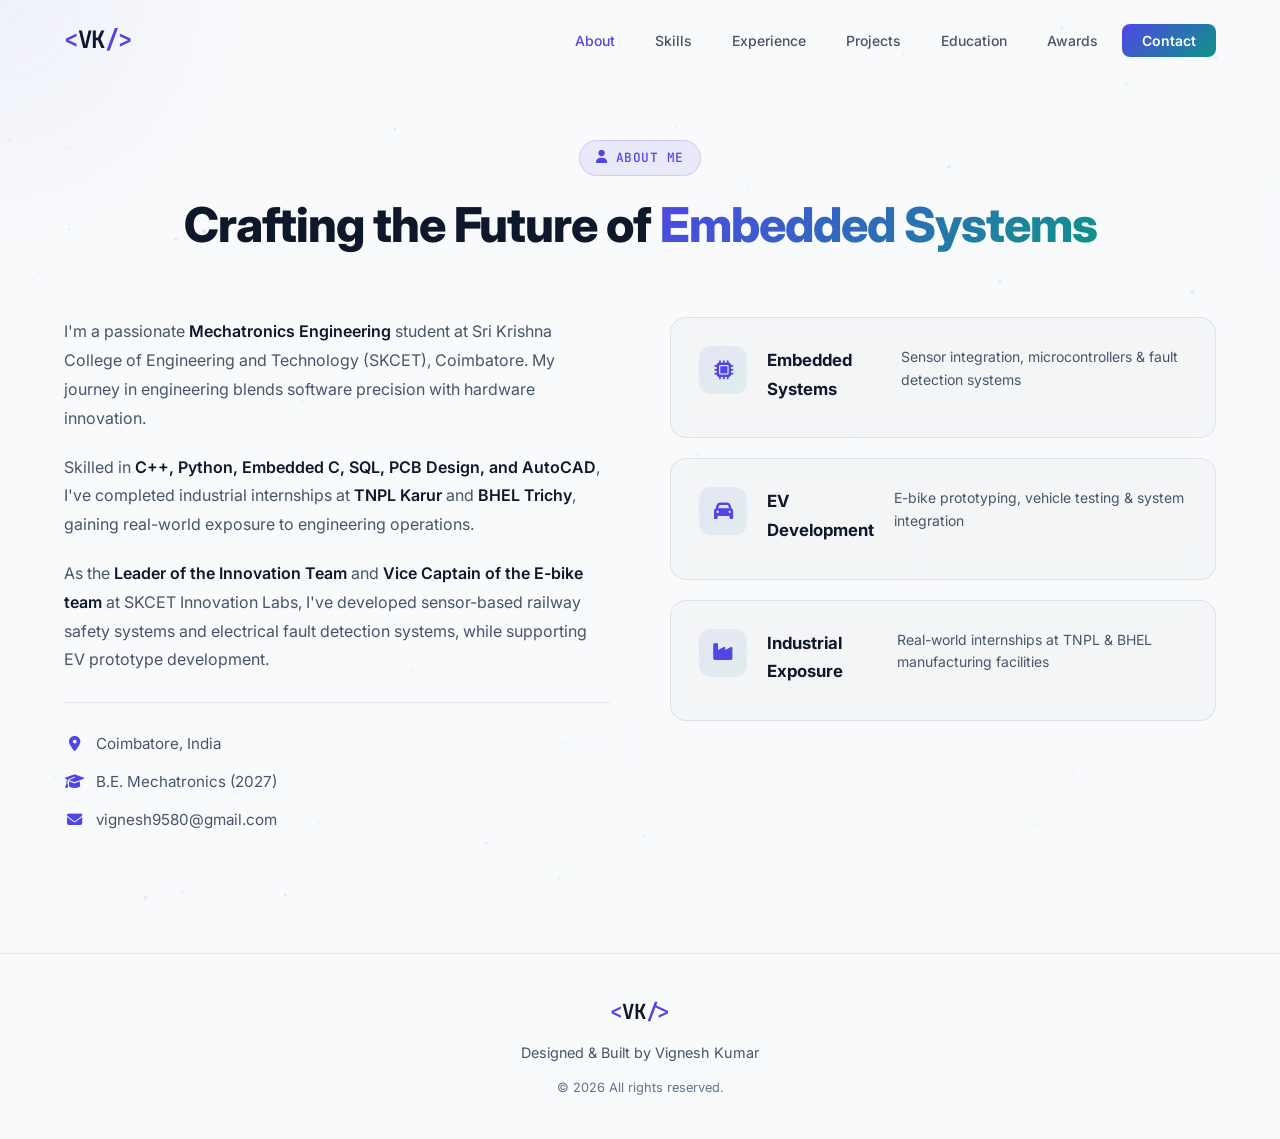
<file: about.html>
<!DOCTYPE html>
<html lang="en">
<head>
    <meta charset="UTF-8">
    <meta name="viewport" content="width=device-width, initial-scale=1.0">
    <meta name="description" content="About Vignesh Kumar — Embedded Systems Developer, EV Innovator & Mechatronics Engineer.">
    <title>About Me | Vignesh Kumar</title>
    <link rel="preconnect" href="https://fonts.googleapis.com">
    <link rel="preconnect" href="https://fonts.gstatic.com" crossorigin>
    <link href="https://fonts.googleapis.com/css2?family=Inter:wght@300;400;500;600;700;800;900&family=JetBrains+Mono:wght@400;500;600&display=swap" rel="stylesheet">
    <link rel="stylesheet" href="https://cdnjs.cloudflare.com/ajax/libs/font-awesome/6.5.1/css/all.min.css">
    <link rel="stylesheet" href="style.css">
</head>
<body>
    <!-- Cursor Glow -->
    <div class="cursor-glow" id="cursorGlow"></div>

    <!-- Particle Background -->
    <canvas id="particleCanvas"></canvas>

    <!-- Navigation -->
    <nav class="navbar scrolled" id="navbar">
        <div class="nav-container">
            <a href="index.html" class="nav-logo">
                <span class="logo-bracket">&lt;</span>VK<span class="logo-bracket">/&gt;</span>
            </a>
            <ul class="nav-links" id="navLinks">
                <li><a href="about.html" class="nav-link">About</a></li>
                <li><a href="skills.html" class="nav-link">Skills</a></li>
                <li><a href="experience.html" class="nav-link">Experience</a></li>
                <li><a href="projects.html" class="nav-link">Projects</a></li>
                <li><a href="education.html" class="nav-link">Education</a></li>
                <li><a href="awards.html" class="nav-link">Awards</a></li>
                <li><a href="contact.html" class="nav-link nav-cta">Contact</a></li>
            </ul>
            <button class="nav-toggle" id="navToggle" aria-label="Toggle navigation">
                <span></span><span></span><span></span>
            </button>
        </div>
    </nav>

    <!-- About Section -->
    <section class="section" id="about" style="min-height: 80vh; display: flex; align-items: center; padding-top: 140px;">
        <div class="container" style="width: 100%;">
            <div class="section-header">
                <span class="section-tag"><i class="fas fa-user"></i> About Me</span>
                <h2 class="section-title">Crafting the Future of <span class="gradient-text">Embedded Systems</span></h2>
            </div>
            <div class="about-grid">
                <div class="about-content">
                    <p class="about-text">
                        I'm a passionate <strong>Mechatronics Engineering</strong> student at Sri Krishna College of Engineering and Technology (SKCET), Coimbatore. My journey in engineering blends software precision with hardware innovation.
                    </p>
                    <p class="about-text">
                        Skilled in <strong>C++, Python, Embedded C, SQL, PCB Design, and AutoCAD</strong>, I've completed industrial internships at <strong>TNPL Karur</strong> and <strong>BHEL Trichy</strong>, gaining real-world exposure to engineering operations.
                    </p>
                    <p class="about-text">
                        As the <strong>Leader of the Innovation Team</strong> and <strong>Vice Captain of the E-bike team</strong> at SKCET Innovation Labs, I've developed sensor-based railway safety systems and electrical fault detection systems, while supporting EV prototype development.
                    </p>
                    <div class="about-details">
                        <div class="detail-item">
                            <i class="fas fa-map-marker-alt"></i>
                            <span>Coimbatore, India</span>
                        </div>
                        <div class="detail-item">
                            <i class="fas fa-graduation-cap"></i>
                            <span>B.E. Mechatronics (2027)</span>
                        </div>
                        <div class="detail-item">
                            <i class="fas fa-envelope"></i>
                            <span>vignesh9580@gmail.com</span>
                        </div>
                    </div>
                </div>
                <div class="about-cards">
                    <div class="info-card">
                        <div class="info-card-icon"><i class="fas fa-microchip"></i></div>
                        <h3>Embedded Systems</h3>
                        <p>Sensor integration, microcontrollers & fault detection systems</p>
                    </div>
                    <div class="info-card">
                        <div class="info-card-icon"><i class="fas fa-car"></i></div>
                        <h3>EV Development</h3>
                        <p>E-bike prototyping, vehicle testing & system integration</p>
                    </div>
                    <div class="info-card">
                        <div class="info-card-icon"><i class="fas fa-industry"></i></div>
                        <h3>Industrial Exposure</h3>
                        <p>Real-world internships at TNPL & BHEL manufacturing facilities</p>
                    </div>
                </div>
            </div>
        </div>
    </section>

    <!-- Footer -->
    <footer class="footer">
        <div class="container">
            <div class="footer-content">
                <div class="footer-logo">
                    <span class="logo-bracket">&lt;</span>VK<span class="logo-bracket">/&gt;</span>
                </div>
                <p class="footer-text">Designed & Built by Vignesh Kumar</p>
                <p class="footer-copyright">&copy; 2026 All rights reserved.</p>
            </div>
        </div>
    </footer>

    <script src="script.js"></script>
</body>
</html>
</file>
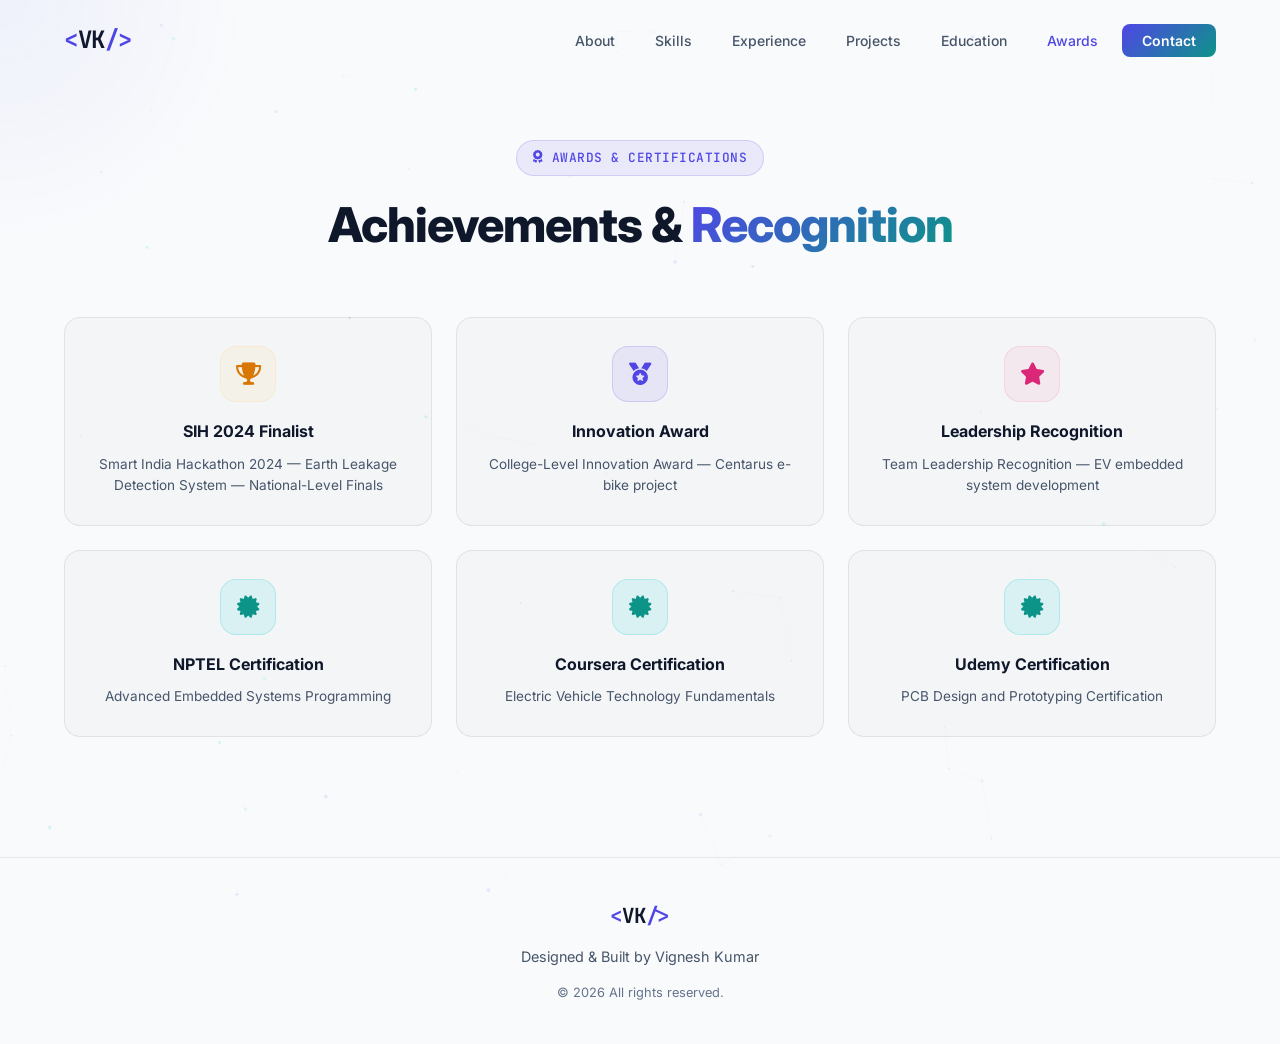
<file: awards.html>
<!DOCTYPE html>
<html lang="en">
<head>
    <meta charset="UTF-8">
    <meta name="viewport" content="width=device-width, initial-scale=1.0">
    <meta name="description" content="Awards and Certifications of Vignesh Kumar — SIH finalist, NPTEL and electric vehicle certifications.">
    <title>Awards | Vignesh Kumar</title>
    <link rel="preconnect" href="https://fonts.googleapis.com">
    <link rel="preconnect" href="https://fonts.gstatic.com" crossorigin>
    <link href="https://fonts.googleapis.com/css2?family=Inter:wght@300;400;500;600;700;800;900&family=JetBrains+Mono:wght@400;500;600&display=swap" rel="stylesheet">
    <link rel="stylesheet" href="https://cdnjs.cloudflare.com/ajax/libs/font-awesome/6.5.1/css/all.min.css">
    <link rel="stylesheet" href="style.css">
</head>
<body>
    <!-- Cursor Glow -->
    <div class="cursor-glow" id="cursorGlow"></div>

    <!-- Particle Background -->
    <canvas id="particleCanvas"></canvas>

    <!-- Navigation -->
    <nav class="navbar scrolled" id="navbar">
        <div class="nav-container">
            <a href="index.html" class="nav-logo">
                <span class="logo-bracket">&lt;</span>VK<span class="logo-bracket">/&gt;</span>
            </a>
            <ul class="nav-links" id="navLinks">
                <li><a href="about.html" class="nav-link">About</a></li>
                <li><a href="skills.html" class="nav-link">Skills</a></li>
                <li><a href="experience.html" class="nav-link">Experience</a></li>
                <li><a href="projects.html" class="nav-link">Projects</a></li>
                <li><a href="education.html" class="nav-link">Education</a></li>
                <li><a href="awards.html" class="nav-link">Awards</a></li>
                <li><a href="contact.html" class="nav-link nav-cta">Contact</a></li>
            </ul>
            <button class="nav-toggle" id="navToggle" aria-label="Toggle navigation">
                <span></span><span></span><span></span>
            </button>
        </div>
    </nav>

    <!-- Awards Section -->
    <section class="section" id="awards" style="min-height: 80vh; display: flex; align-items: center; padding-top: 140px;">
        <div class="container" style="width: 100%;">
            <div class="section-header">
                <span class="section-tag"><i class="fas fa-award"></i> Awards & Certifications</span>
                <h2 class="section-title">Achievements & <span class="gradient-text">Recognition</span></h2>
            </div>
            <div class="awards-grid">
                <div class="award-card">
                    <div class="award-icon trophy"><i class="fas fa-trophy"></i></div>
                    <h3>SIH 2024 Finalist</h3>
                    <p>Smart India Hackathon 2024 — Earth Leakage Detection System — National-Level Finals</p>
                </div>
                <div class="award-card">
                    <div class="award-icon medal"><i class="fas fa-medal"></i></div>
                    <h3>Innovation Award</h3>
                    <p>College-Level Innovation Award — Centarus e-bike project</p>
                </div>
                <div class="award-card">
                    <div class="award-icon star"><i class="fas fa-star"></i></div>
                    <h3>Leadership Recognition</h3>
                    <p>Team Leadership Recognition — EV embedded system development</p>
                </div>
                <div class="award-card">
                    <div class="award-icon cert"><i class="fas fa-certificate"></i></div>
                    <h3>NPTEL Certification</h3>
                    <p>Advanced Embedded Systems Programming</p>
                </div>
                <div class="award-card">
                    <div class="award-icon cert"><i class="fas fa-certificate"></i></div>
                    <h3>Coursera Certification</h3>
                    <p>Electric Vehicle Technology Fundamentals</p>
                </div>
                <div class="award-card">
                    <div class="award-icon cert"><i class="fas fa-certificate"></i></div>
                    <h3>Udemy Certification</h3>
                    <p>PCB Design and Prototyping Certification</p>
                </div>
            </div>
        </div>
    </section>

    <!-- Footer -->
    <footer class="footer">
        <div class="container">
            <div class="footer-content">
                <div class="footer-logo">
                    <span class="logo-bracket">&lt;</span>VK<span class="logo-bracket">/&gt;</span>
                </div>
                <p class="footer-text">Designed & Built by Vignesh Kumar</p>
                <p class="footer-copyright">&copy; 2026 All rights reserved.</p>
            </div>
        </div>
    </footer>

    <script src="script.js"></script>
</body>
</html>
</file>
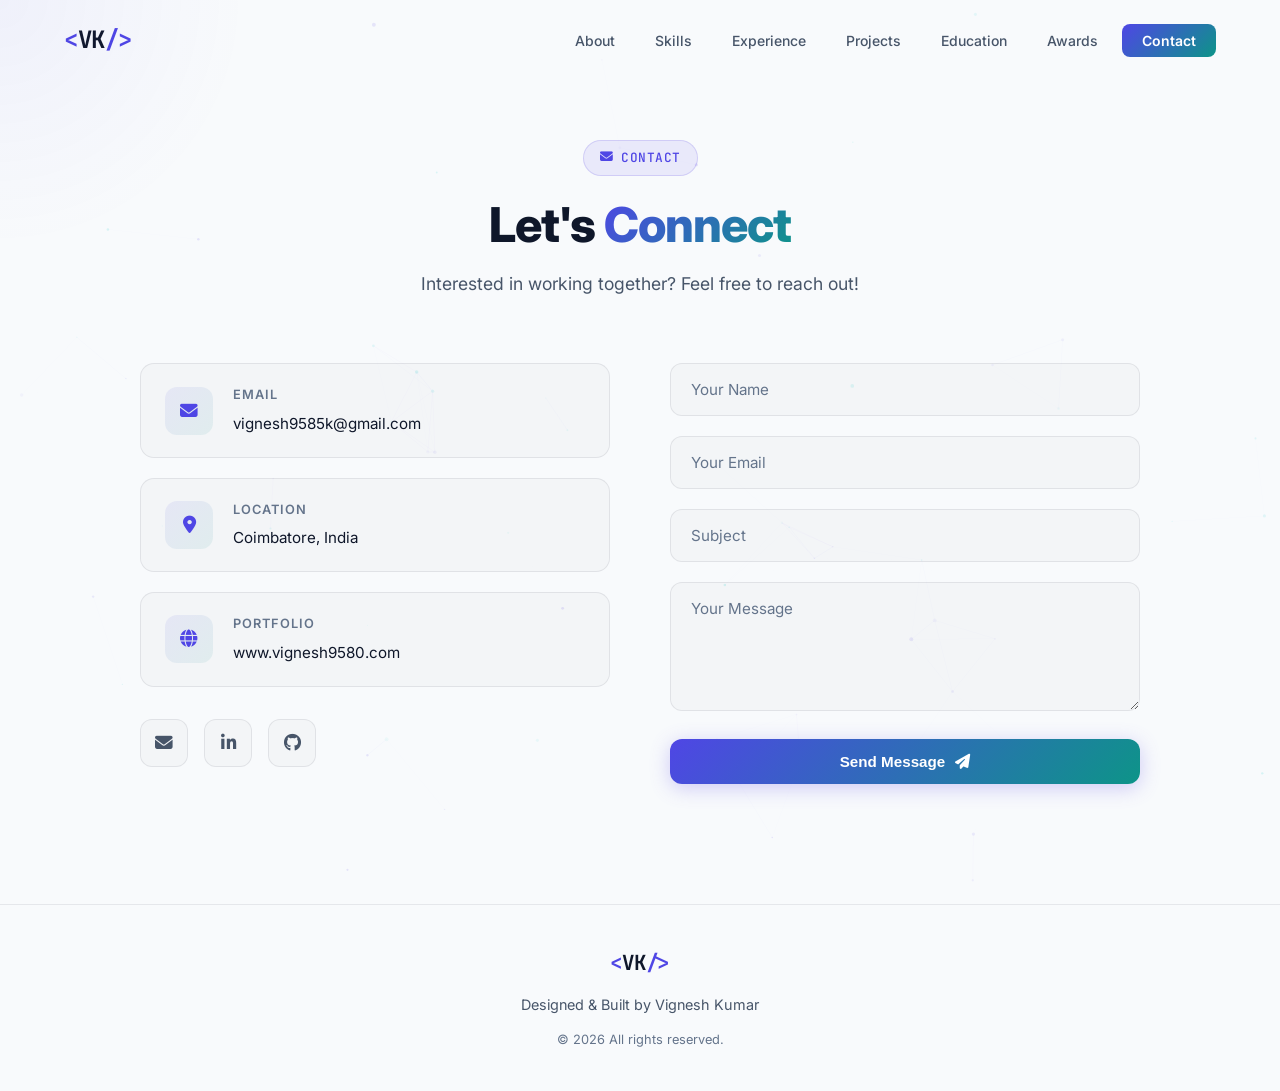
<file: contact.html>
<!DOCTYPE html>
<html lang="en">

<head>
    <meta charset="UTF-8">
    <meta name="viewport" content="width=device-width, initial-scale=1.0">
    <meta name="description"
        content="Contact Vignesh Kumar — Embedded Systems Developer, EV Innovator & Mechatronics Engineer.">
    <title>Contact | Vignesh Kumar</title>
    <link rel="preconnect" href="https://fonts.googleapis.com">
    <link rel="preconnect" href="https://fonts.gstatic.com" crossorigin>
    <link
        href="https://fonts.googleapis.com/css2?family=Inter:wght@300;400;500;600;700;800;900&family=JetBrains+Mono:wght@400;500;600&display=swap"
        rel="stylesheet">
    <link rel="stylesheet" href="https://cdnjs.cloudflare.com/ajax/libs/font-awesome/6.5.1/css/all.min.css">
    <link rel="stylesheet" href="style.css">
</head>

<body>
    <!-- Cursor Glow -->
    <div class="cursor-glow" id="cursorGlow"></div>

    <!-- Particle Background -->
    <canvas id="particleCanvas"></canvas>

    <!-- Navigation -->
    <nav class="navbar scrolled" id="navbar">
        <div class="nav-container">
            <a href="index.html" class="nav-logo">
                <span class="logo-bracket">&lt;</span>VK<span class="logo-bracket">/&gt;</span>
            </a>
            <ul class="nav-links" id="navLinks">
                <li><a href="about.html" class="nav-link">About</a></li>
                <li><a href="skills.html" class="nav-link">Skills</a></li>
                <li><a href="experience.html" class="nav-link">Experience</a></li>
                <li><a href="projects.html" class="nav-link">Projects</a></li>
                <li><a href="education.html" class="nav-link">Education</a></li>
                <li><a href="awards.html" class="nav-link">Awards</a></li>
                <li><a href="contact.html" class="nav-link nav-cta">Contact</a></li>
            </ul>
            <button class="nav-toggle" id="navToggle" aria-label="Toggle navigation">
                <span></span><span></span><span></span>
            </button>
        </div>
    </nav>

    <!-- Contact Section -->
    <section class="section" id="contact"
        style="min-height: 80vh; display: flex; align-items: center; padding-top: 140px;">
        <div class="container" style="width: 100%;">
            <div class="section-header">
                <span class="section-tag"><i class="fas fa-envelope"></i> Contact</span>
                <h2 class="section-title">Let's <span class="gradient-text">Connect</span></h2>
                <p class="section-subtitle">Interested in working together? Feel free to reach out!</p>
            </div>
            <div class="contact-grid">
                <div class="contact-info">
                    <div class="contact-card">
                        <div class="contact-icon"><i class="fas fa-envelope"></i></div>
                        <div>
                            <h3>Email</h3>
                            <a href="mailto:vignesh9585k@gmail.com">vignesh9585k@gmail.com</a>
                        </div>
                    </div>
                    <div class="contact-card">
                        <div class="contact-icon"><i class="fas fa-map-marker-alt"></i></div>
                        <div>
                            <h3>Location</h3>
                            <p>Coimbatore, India</p>
                        </div>
                    </div>
                    <div class="contact-card">
                        <div class="contact-icon"><i class="fas fa-globe"></i></div>
                        <div>
                            <h3>Portfolio</h3>
                            <a href="https://www.vignesh9580.com" target="_blank">www.vignesh9580.com</a>
                        </div>
                    </div>
                    <div class="contact-socials">
                        <a href="mailto:vignesh9585k@gmail.com" class="social-link" aria-label="Email">
                            <i class="fas fa-envelope"></i>
                        </a>
                        <a href="https://www.linkedin.com" target="_blank" class="social-link" aria-label="LinkedIn">
                            <i class="fab fa-linkedin-in"></i>
                        </a>
                        <a href="https://github.com" target="_blank" class="social-link" aria-label="GitHub">
                            <i class="fab fa-github"></i>
                        </a>
                    </div>
                </div>
                <form class="contact-form" id="contactForm">
                    <div class="form-group">
                        <input type="text" id="formName" placeholder="Your Name" required>
                        <label for="formName">Your Name</label>
                    </div>
                    <div class="form-group">
                        <input type="email" id="formEmail" placeholder="Your Email" required>
                        <label for="formEmail">Your Email</label>
                    </div>
                    <div class="form-group">
                        <input type="text" id="formSubject" placeholder="Subject" required>
                        <label for="formSubject">Subject</label>
                    </div>
                    <div class="form-group">
                        <textarea id="formMessage" placeholder="Your Message" rows="5" required></textarea>
                        <label for="formMessage">Your Message</label>
                    </div>
                    <button type="submit" class="btn btn-primary btn-full">
                        <span>Send Message</span>
                        <i class="fas fa-paper-plane"></i>
                    </button>
                </form>
            </div>
        </div>
    </section>

    <!-- Footer -->
    <footer class="footer">
        <div class="container">
            <div class="footer-content">
                <div class="footer-logo">
                    <span class="logo-bracket">&lt;</span>VK<span class="logo-bracket">/&gt;</span>
                </div>
                <p class="footer-text">Designed & Built by Vignesh Kumar</p>
                <p class="footer-copyright">&copy; 2026 All rights reserved.</p>
            </div>
        </div>
    </footer>

    <script src="script.js"></script>
</body>

</html>
</file>
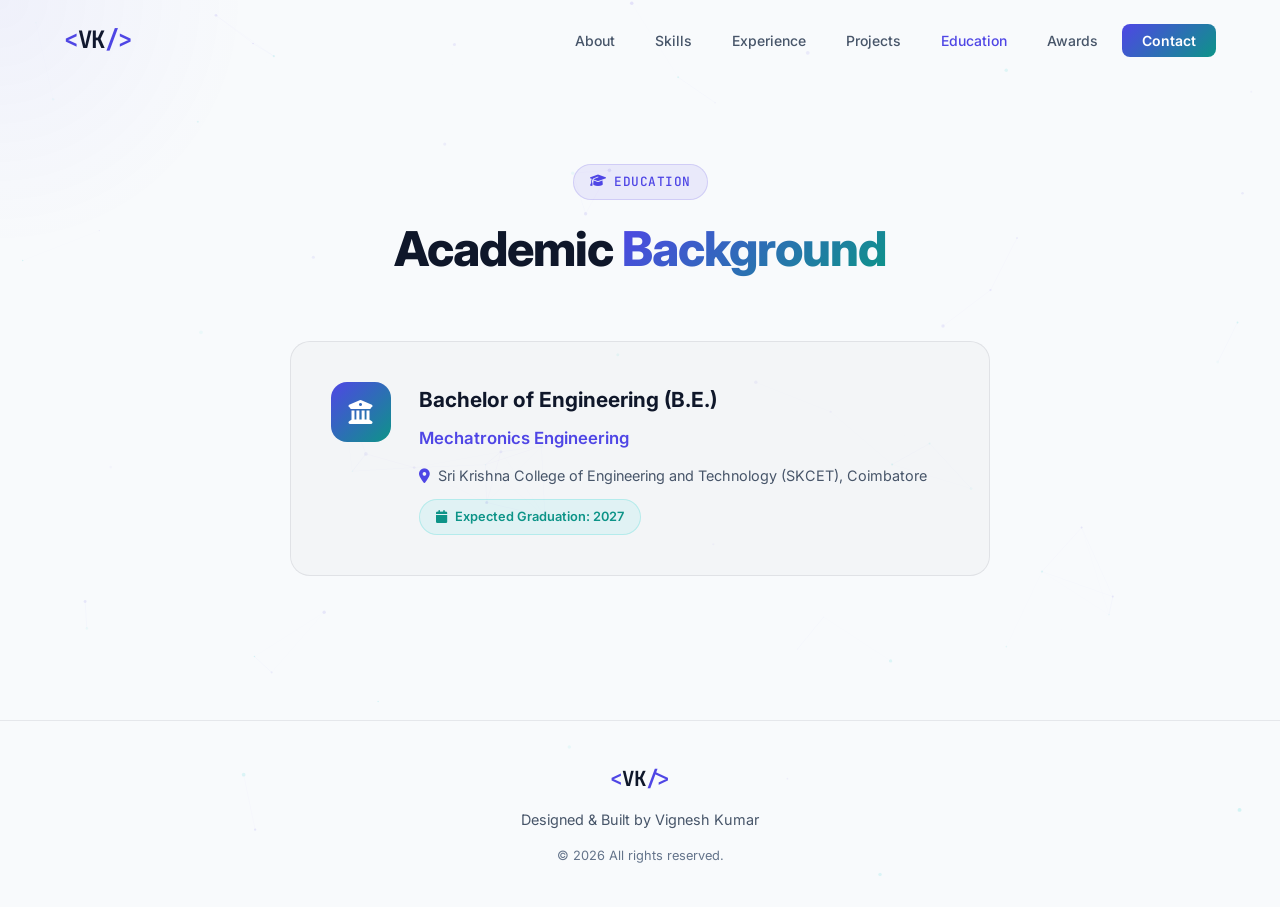
<file: education.html>
<!DOCTYPE html>
<html lang="en">
<head>
    <meta charset="UTF-8">
    <meta name="viewport" content="width=device-width, initial-scale=1.0">
    <meta name="description" content="Education of Vignesh Kumar — B.E. Mechatronics Engineering student at SKCET.">
    <title>Education | Vignesh Kumar</title>
    <link rel="preconnect" href="https://fonts.googleapis.com">
    <link rel="preconnect" href="https://fonts.gstatic.com" crossorigin>
    <link href="https://fonts.googleapis.com/css2?family=Inter:wght@300;400;500;600;700;800;900&family=JetBrains+Mono:wght@400;500;600&display=swap" rel="stylesheet">
    <link rel="stylesheet" href="https://cdnjs.cloudflare.com/ajax/libs/font-awesome/6.5.1/css/all.min.css">
    <link rel="stylesheet" href="style.css">
</head>
<body>
    <!-- Cursor Glow -->
    <div class="cursor-glow" id="cursorGlow"></div>

    <!-- Particle Background -->
    <canvas id="particleCanvas"></canvas>

    <!-- Navigation -->
    <nav class="navbar scrolled" id="navbar">
        <div class="nav-container">
            <a href="index.html" class="nav-logo">
                <span class="logo-bracket">&lt;</span>VK<span class="logo-bracket">/&gt;</span>
            </a>
            <ul class="nav-links" id="navLinks">
                <li><a href="about.html" class="nav-link">About</a></li>
                <li><a href="skills.html" class="nav-link">Skills</a></li>
                <li><a href="experience.html" class="nav-link">Experience</a></li>
                <li><a href="projects.html" class="nav-link">Projects</a></li>
                <li><a href="education.html" class="nav-link">Education</a></li>
                <li><a href="awards.html" class="nav-link">Awards</a></li>
                <li><a href="contact.html" class="nav-link nav-cta">Contact</a></li>
            </ul>
            <button class="nav-toggle" id="navToggle" aria-label="Toggle navigation">
                <span></span><span></span><span></span>
            </button>
        </div>
    </nav>

    <!-- Education Section -->
    <section class="section" id="education" style="min-height: 80vh; display: flex; align-items: center; padding-top: 140px;">
        <div class="container" style="width: 100%;">
            <div class="section-header">
                <span class="section-tag"><i class="fas fa-graduation-cap"></i> Education</span>
                <h2 class="section-title">Academic <span class="gradient-text">Background</span></h2>
            </div>
            <div class="education-card">
                <div class="edu-icon">
                    <i class="fas fa-university"></i>
                </div>
                <div class="edu-content">
                    <h3 class="edu-degree">Bachelor of Engineering (B.E.)</h3>
                    <p class="edu-major">Mechatronics Engineering</p>
                    <p class="edu-institution">
                        <i class="fas fa-map-marker-alt"></i>
                        Sri Krishna College of Engineering and Technology (SKCET), Coimbatore
                    </p>
                    <span class="edu-year"><i class="fas fa-calendar"></i> Expected Graduation: 2027</span>
                </div>
            </div>
        </div>
    </section>

    <!-- Footer -->
    <footer class="footer">
        <div class="container">
            <div class="footer-content">
                <div class="footer-logo">
                    <span class="logo-bracket">&lt;</span>VK<span class="logo-bracket">/&gt;</span>
                </div>
                <p class="footer-text">Designed & Built by Vignesh Kumar</p>
                <p class="footer-copyright">&copy; 2026 All rights reserved.</p>
            </div>
        </div>
    </footer>

    <script src="script.js"></script>
</body>
</html>
</file>
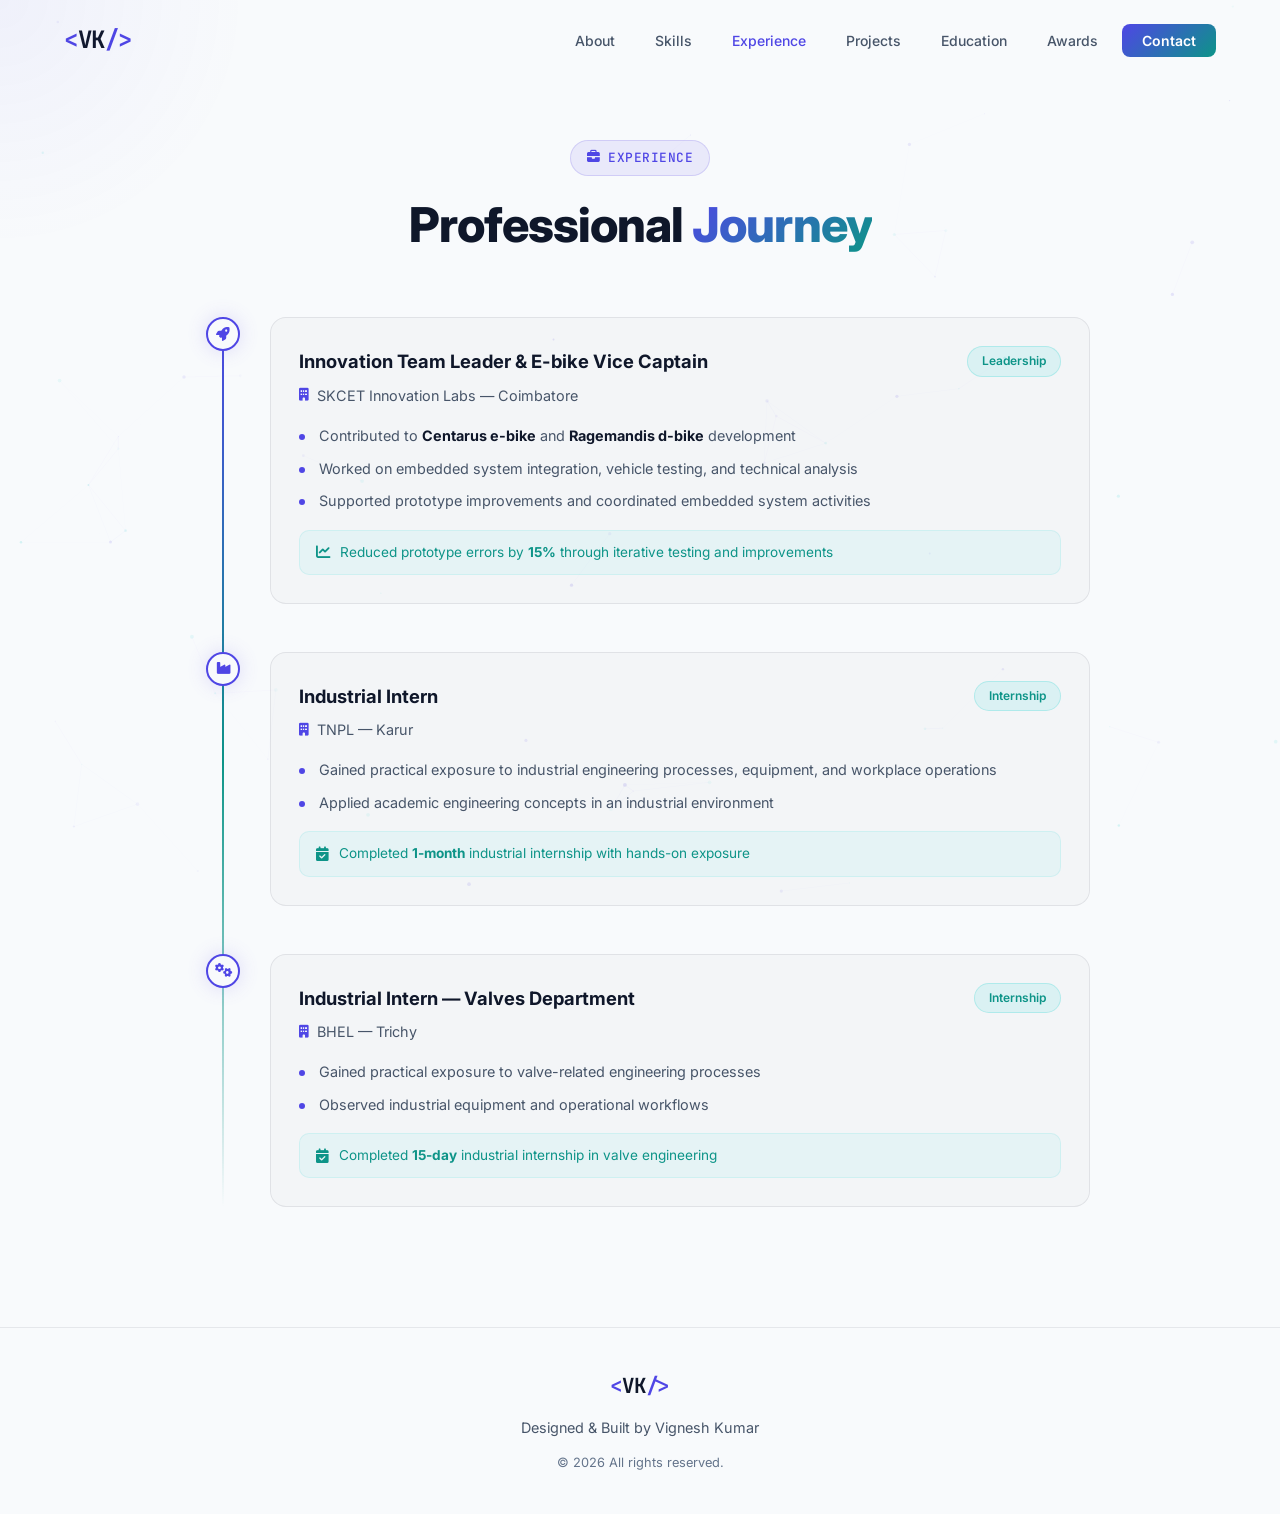
<file: experience.html>
<!DOCTYPE html>
<html lang="en">
<head>
    <meta charset="UTF-8">
    <meta name="viewport" content="width=device-width, initial-scale=1.0">
    <meta name="description" content="Professional journey of Vignesh Kumar — Innovation leader and industrial intern.">
    <title>Experience | Vignesh Kumar</title>
    <link rel="preconnect" href="https://fonts.googleapis.com">
    <link rel="preconnect" href="https://fonts.gstatic.com" crossorigin>
    <link href="https://fonts.googleapis.com/css2?family=Inter:wght@300;400;500;600;700;800;900&family=JetBrains+Mono:wght@400;500;600&display=swap" rel="stylesheet">
    <link rel="stylesheet" href="https://cdnjs.cloudflare.com/ajax/libs/font-awesome/6.5.1/css/all.min.css">
    <link rel="stylesheet" href="style.css">
</head>
<body>
    <!-- Cursor Glow -->
    <div class="cursor-glow" id="cursorGlow"></div>

    <!-- Particle Background -->
    <canvas id="particleCanvas"></canvas>

    <!-- Navigation -->
    <nav class="navbar scrolled" id="navbar">
        <div class="nav-container">
            <a href="index.html" class="nav-logo">
                <span class="logo-bracket">&lt;</span>VK<span class="logo-bracket">/&gt;</span>
            </a>
            <ul class="nav-links" id="navLinks">
                <li><a href="about.html" class="nav-link">About</a></li>
                <li><a href="skills.html" class="nav-link">Skills</a></li>
                <li><a href="experience.html" class="nav-link">Experience</a></li>
                <li><a href="projects.html" class="nav-link">Projects</a></li>
                <li><a href="education.html" class="nav-link">Education</a></li>
                <li><a href="awards.html" class="nav-link">Awards</a></li>
                <li><a href="contact.html" class="nav-link nav-cta">Contact</a></li>
            </ul>
            <button class="nav-toggle" id="navToggle" aria-label="Toggle navigation">
                <span></span><span></span><span></span>
            </button>
        </div>
    </nav>

    <!-- Experience Section -->
    <section class="section" id="experience" style="min-height: 80vh; display: flex; align-items: center; padding-top: 140px;">
        <div class="container" style="width: 100%;">
            <div class="section-header">
                <span class="section-tag"><i class="fas fa-briefcase"></i> Experience</span>
                <h2 class="section-title">Professional <span class="gradient-text">Journey</span></h2>
            </div>
            <div class="timeline">
                <div class="timeline-item" data-aos="fade-right">
                    <div class="timeline-marker">
                        <i class="fas fa-rocket"></i>
                    </div>
                    <div class="timeline-card">
                        <div class="timeline-header">
                            <div>
                                <h3 class="timeline-title">Innovation Team Leader & E-bike Vice Captain</h3>
                                <p class="timeline-company"><i class="fas fa-building"></i> SKCET Innovation Labs — Coimbatore</p>
                            </div>
                            <span class="timeline-badge">Leadership</span>
                        </div>
                        <ul class="timeline-points">
                            <li>Contributed to <strong>Centarus e-bike</strong> and <strong>Ragemandis d-bike</strong> development</li>
                            <li>Worked on embedded system integration, vehicle testing, and technical analysis</li>
                            <li>Supported prototype improvements and coordinated embedded system activities</li>
                        </ul>
                        <div class="timeline-impact">
                            <i class="fas fa-chart-line"></i>
                            <span>Reduced prototype errors by <strong>15%</strong> through iterative testing and improvements</span>
                        </div>
                    </div>
                </div>

                <div class="timeline-item" data-aos="fade-left">
                    <div class="timeline-marker">
                        <i class="fas fa-industry"></i>
                    </div>
                    <div class="timeline-card">
                        <div class="timeline-header">
                            <div>
                                <h3 class="timeline-title">Industrial Intern</h3>
                                <p class="timeline-company"><i class="fas fa-building"></i> TNPL — Karur</p>
                            </div>
                            <span class="timeline-badge">Internship</span>
                        </div>
                        <ul class="timeline-points">
                            <li>Gained practical exposure to industrial engineering processes, equipment, and workplace operations</li>
                            <li>Applied academic engineering concepts in an industrial environment</li>
                        </ul>
                        <div class="timeline-impact">
                            <i class="fas fa-calendar-check"></i>
                            <span>Completed <strong>1-month</strong> industrial internship with hands-on exposure</span>
                        </div>
                    </div>
                </div>

                <div class="timeline-item" data-aos="fade-right">
                    <div class="timeline-marker">
                        <i class="fas fa-cogs"></i>
                    </div>
                    <div class="timeline-card">
                        <div class="timeline-header">
                            <div>
                                <h3 class="timeline-title">Industrial Intern — Valves Department</h3>
                                <p class="timeline-company"><i class="fas fa-building"></i> BHEL — Trichy</p>
                            </div>
                            <span class="timeline-badge">Internship</span>
                        </div>
                        <ul class="timeline-points">
                            <li>Gained practical exposure to valve-related engineering processes</li>
                            <li>Observed industrial equipment and operational workflows</li>
                        </ul>
                        <div class="timeline-impact">
                            <i class="fas fa-calendar-check"></i>
                            <span>Completed <strong>15-day</strong> industrial internship in valve engineering</span>
                        </div>
                    </div>
                </div>
            </div>
        </div>
    </section>

    <!-- Footer -->
    <footer class="footer">
        <div class="container">
            <div class="footer-content">
                <div class="footer-logo">
                    <span class="logo-bracket">&lt;</span>VK<span class="logo-bracket">/&gt;</span>
                </div>
                <p class="footer-text">Designed & Built by Vignesh Kumar</p>
                <p class="footer-copyright">&copy; 2026 All rights reserved.</p>
            </div>
        </div>
    </footer>

    <script src="script.js"></script>
</body>
</html>
</file>
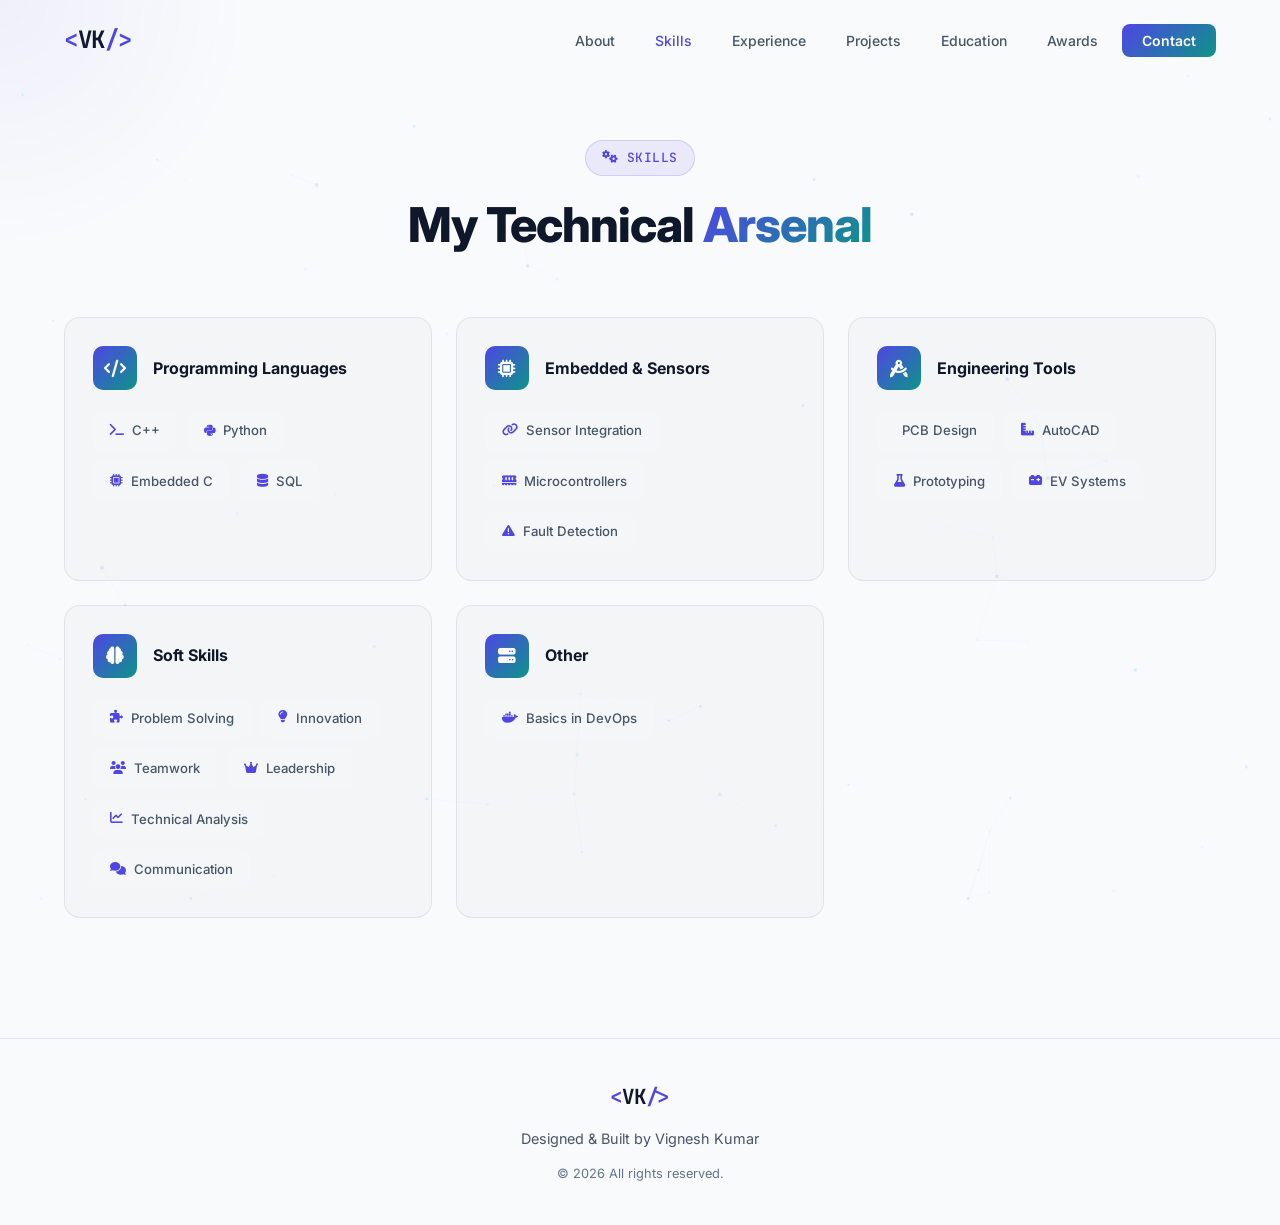
<file: skills.html>
<!DOCTYPE html>
<html lang="en">
<head>
    <meta charset="UTF-8">
    <meta name="viewport" content="width=device-width, initial-scale=1.0">
    <meta name="description" content="Technical skills of Vignesh Kumar — Programming, Embedded Systems, Sensors, Engineering Tools, Soft Skills.">
    <title>Skills | Vignesh Kumar</title>
    <link rel="preconnect" href="https://fonts.googleapis.com">
    <link rel="preconnect" href="https://fonts.gstatic.com" crossorigin>
    <link href="https://fonts.googleapis.com/css2?family=Inter:wght@300;400;500;600;700;800;900&family=JetBrains+Mono:wght@400;500;600&display=swap" rel="stylesheet">
    <link rel="stylesheet" href="https://cdnjs.cloudflare.com/ajax/libs/font-awesome/6.5.1/css/all.min.css">
    <link rel="stylesheet" href="style.css">
</head>
<body>
    <!-- Cursor Glow -->
    <div class="cursor-glow" id="cursorGlow"></div>

    <!-- Particle Background -->
    <canvas id="particleCanvas"></canvas>

    <!-- Navigation -->
    <nav class="navbar scrolled" id="navbar">
        <div class="nav-container">
            <a href="index.html" class="nav-logo">
                <span class="logo-bracket">&lt;</span>VK<span class="logo-bracket">/&gt;</span>
            </a>
            <ul class="nav-links" id="navLinks">
                <li><a href="about.html" class="nav-link">About</a></li>
                <li><a href="skills.html" class="nav-link">Skills</a></li>
                <li><a href="experience.html" class="nav-link">Experience</a></li>
                <li><a href="projects.html" class="nav-link">Projects</a></li>
                <li><a href="education.html" class="nav-link">Education</a></li>
                <li><a href="awards.html" class="nav-link">Awards</a></li>
                <li><a href="contact.html" class="nav-link nav-cta">Contact</a></li>
            </ul>
            <button class="nav-toggle" id="navToggle" aria-label="Toggle navigation">
                <span></span><span></span><span></span>
            </button>
        </div>
    </nav>

    <!-- Skills Section -->
    <section class="section" id="skills" style="min-height: 80vh; display: flex; align-items: center; padding-top: 140px;">
        <div class="container" style="width: 100%;">
            <div class="section-header">
                <span class="section-tag"><i class="fas fa-cogs"></i> Skills</span>
                <h2 class="section-title">My Technical <span class="gradient-text">Arsenal</span></h2>
            </div>
            <div class="skills-grid">
                <div class="skill-category">
                    <div class="skill-cat-header">
                        <div class="skill-cat-icon"><i class="fas fa-code"></i></div>
                        <h3>Programming Languages</h3>
                    </div>
                    <div class="skill-tags">
                        <span class="skill-tag"><i class="fas fa-terminal"></i> C++</span>
                        <span class="skill-tag"><i class="fab fa-python"></i> Python</span>
                        <span class="skill-tag"><i class="fas fa-microchip"></i> Embedded C</span>
                        <span class="skill-tag"><i class="fas fa-database"></i> SQL</span>
                    </div>
                </div>
                <div class="skill-category">
                    <div class="skill-cat-header">
                        <div class="skill-cat-icon"><i class="fas fa-microchip"></i></div>
                        <h3>Embedded &amp; Sensors</h3>
                    </div>
                    <div class="skill-tags">
                        <span class="skill-tag"><i class="fas fa-link"></i> Sensor Integration</span>
                        <span class="skill-tag"><i class="fas fa-memory"></i> Microcontrollers</span>
                        <span class="skill-tag"><i class="fas fa-exclamation-triangle"></i> Fault Detection</span>
                    </div>
                </div>
                <div class="skill-category">
                    <div class="skill-cat-header">
                        <div class="skill-cat-icon"><i class="fas fa-drafting-compass"></i></div>
                        <h3>Engineering Tools</h3>
                    </div>
                    <div class="skill-tags">
                        <span class="skill-tag"><i class="fas fa-circuit-board"></i> PCB Design</span>
                        <span class="skill-tag"><i class="fas fa-ruler-combined"></i> AutoCAD</span>
                        <span class="skill-tag"><i class="fas fa-flask"></i> Prototyping</span>
                        <span class="skill-tag"><i class="fas fa-car-battery"></i> EV Systems</span>
                    </div>
                </div>
                <div class="skill-category">
                    <div class="skill-cat-header">
                        <div class="skill-cat-icon"><i class="fas fa-brain"></i></div>
                        <h3>Soft Skills</h3>
                    </div>
                    <div class="skill-tags">
                        <span class="skill-tag"><i class="fas fa-puzzle-piece"></i> Problem Solving</span>
                        <span class="skill-tag"><i class="fas fa-lightbulb"></i> Innovation</span>
                        <span class="skill-tag"><i class="fas fa-users"></i> Teamwork</span>
                        <span class="skill-tag"><i class="fas fa-crown"></i> Leadership</span>
                        <span class="skill-tag"><i class="fas fa-chart-line"></i> Technical Analysis</span>
                        <span class="skill-tag"><i class="fas fa-comments"></i> Communication</span>
                    </div>
                </div>
                <div class="skill-category">
                    <div class="skill-cat-header">
                        <div class="skill-cat-icon"><i class="fas fa-server"></i></div>
                        <h3>Other</h3>
                    </div>
                    <div class="skill-tags">
                        <span class="skill-tag"><i class="fab fa-docker"></i> Basics in DevOps</span>
                    </div>
                </div>
            </div>
        </div>
    </section>

    <!-- Footer -->
    <footer class="footer">
        <div class="container">
            <div class="footer-content">
                <div class="footer-logo">
                    <span class="logo-bracket">&lt;</span>VK<span class="logo-bracket">/&gt;</span>
                </div>
                <p class="footer-text">Designed & Built by Vignesh Kumar</p>
                <p class="footer-copyright">&copy; 2026 All rights reserved.</p>
            </div>
        </div>
    </footer>

    <script src="script.js"></script>
</body>
</html>
</file>
<file: style.css>
/* ===== CSS Custom Properties / Design Tokens ===== */
:root {
    /* Colors */
    --bg-primary: #f8fafc; /* Slate 50 */
    --bg-secondary: #ffffff;
    --bg-card: rgba(255, 255, 255, 0.7);
    --bg-card-hover: rgba(255, 255, 255, 0.9);
    --bg-glass: rgba(15, 23, 42, 0.02);
    --bg-glass-hover: rgba(15, 23, 42, 0.05);

    --text-primary: #0f172a; /* Slate 900 */
    --text-secondary: #475569; /* Slate 600 */
    --text-muted: #64748b; /* Slate 500 */

    --accent-primary: #4f46e5; /* Indigo 600 */
    --accent-secondary: #0d9488; /* Teal 600 */
    --accent-tertiary: #db2777; /* Pink 600 */
    --accent-warm: #d97706; /* Amber 600 */

    --gradient-primary: linear-gradient(135deg, #4f46e5, #0d9488);
    --gradient-warm: linear-gradient(135deg, #db2777, #d97706);
    --gradient-subtle: linear-gradient(135deg, rgba(79, 70, 229, 0.08), rgba(13, 148, 136, 0.08));

    --border-color: rgba(15, 23, 42, 0.08);
    --border-glow: rgba(79, 70, 229, 0.25);

    --shadow-sm: 0 1px 3px rgba(0, 0, 0, 0.05);
    --shadow-md: 0 8px 30px rgba(15, 23, 42, 0.06);
    --shadow-lg: 0 16px 48px rgba(15, 23, 42, 0.1);
    --shadow-glow: 0 0 40px rgba(79, 70, 229, 0.08);

    /* Typography */
    --font-primary: 'Inter', -apple-system, BlinkMacSystemFont, sans-serif;
    --font-mono: 'JetBrains Mono', 'Fira Code', monospace;

    /* Spacing */
    --section-padding: 120px 0;
    --container-max: 1200px;

    /* Transitions */
    --transition-fast: 0.2s cubic-bezier(0.4, 0, 0.2, 1);
    --transition-base: 0.3s cubic-bezier(0.4, 0, 0.2, 1);
    --transition-slow: 0.5s cubic-bezier(0.4, 0, 0.2, 1);
}

/* ===== Reset & Base ===== */
*,
*::before,
*::after {
    margin: 0;
    padding: 0;
    box-sizing: border-box;
}

html {
    scroll-behavior: smooth;
    font-size: 16px;
    scrollbar-width: thin;
    scrollbar-color: var(--accent-primary) var(--bg-primary);
}

::-webkit-scrollbar {
    width: 6px;
}
::-webkit-scrollbar-track {
    background: var(--bg-primary);
}
::-webkit-scrollbar-thumb {
    background: var(--accent-primary);
    border-radius: 3px;
}

body {
    font-family: var(--font-primary);
    background-color: var(--bg-primary);
    color: var(--text-primary);
    line-height: 1.7;
    overflow-x: hidden;
    -webkit-font-smoothing: antialiased;
    -moz-osx-font-smoothing: grayscale;
}

a {
    text-decoration: none;
    color: inherit;
    transition: color var(--transition-fast);
}

ul { list-style: none; }
img { max-width: 100%; display: block; }

/* ===== Cursor Glow ===== */
.cursor-glow {
    position: fixed;
    width: 500px;
    height: 500px;
    border-radius: 50%;
    background: radial-gradient(circle, rgba(79, 70, 229, 0.05) 0%, transparent 70%);
    pointer-events: none;
    z-index: 9999;
    transform: translate(-50%, -50%);
    transition: opacity 0.3s;
}

/* ===== Particle Canvas ===== */
#particleCanvas {
    position: fixed;
    top: 0;
    left: 0;
    width: 100%;
    height: 100%;
    z-index: 0;
    pointer-events: none;
}

/* ===== Container ===== */
.container {
    max-width: var(--container-max);
    margin: 0 auto;
    padding: 0 24px;
}

/* ===== Navigation ===== */
.navbar {
    position: fixed;
    top: 0;
    left: 0;
    width: 100%;
    z-index: 1000;
    padding: 20px 0;
    transition: all var(--transition-base);
}

.navbar.scrolled {
    padding: 12px 0;
    background: rgba(248, 250, 252, 0.85);
    backdrop-filter: blur(20px);
    -webkit-backdrop-filter: blur(20px);
    border-bottom: 1px solid var(--border-color);
}

.nav-container {
    max-width: var(--container-max);
    margin: 0 auto;
    padding: 0 24px;
    display: flex;
    justify-content: space-between;
    align-items: center;
}

.nav-logo {
    font-family: var(--font-mono);
    font-size: 1.5rem;
    font-weight: 700;
    color: var(--text-primary);
    letter-spacing: -0.5px;
}

.logo-bracket {
    color: var(--accent-primary);
}

.nav-links {
    display: flex;
    align-items: center;
    gap: 8px;
}

.nav-link {
    font-size: 0.875rem;
    font-weight: 500;
    color: var(--text-secondary);
    padding: 8px 16px;
    border-radius: 8px;
    transition: all var(--transition-fast);
    position: relative;
}

.nav-link:hover {
    color: var(--text-primary);
    background: var(--bg-glass-hover);
}

.nav-link.active {
    color: var(--accent-primary);
}

.nav-cta {
    background: var(--gradient-primary) !important;
    color: #fff !important;
    padding: 8px 20px !important;
    border-radius: 8px;
    font-weight: 600;
}

.nav-cta:hover {
    transform: translateY(-1px);
    box-shadow: 0 4px 20px rgba(108, 92, 231, 0.4);
}

.nav-toggle {
    display: none;
    flex-direction: column;
    gap: 5px;
    background: none;
    border: none;
    cursor: pointer;
    padding: 8px;
}

.nav-toggle span {
    display: block;
    width: 24px;
    height: 2px;
    background: var(--text-primary);
    border-radius: 2px;
    transition: all var(--transition-base);
}

/* ===== Sections Common ===== */
.section {
    padding: var(--section-padding);
    position: relative;
    z-index: 1;
}

.section-alt {
    background: var(--bg-secondary);
}

.section-header {
    text-align: center;
    margin-bottom: 64px;
}

.section-tag {
    display: inline-flex;
    align-items: center;
    gap: 8px;
    font-family: var(--font-mono);
    font-size: 0.8rem;
    font-weight: 500;
    color: var(--accent-primary);
    background: rgba(108, 92, 231, 0.1);
    border: 1px solid rgba(108, 92, 231, 0.2);
    padding: 6px 16px;
    border-radius: 100px;
    margin-bottom: 20px;
    letter-spacing: 0.5px;
    text-transform: uppercase;
}

.section-title {
    font-size: clamp(2rem, 4vw, 3rem);
    font-weight: 800;
    line-height: 1.2;
    letter-spacing: -1px;
}

.section-subtitle {
    color: var(--text-secondary);
    font-size: 1.1rem;
    margin-top: 16px;
    max-width: 500px;
    margin-left: auto;
    margin-right: auto;
}

.gradient-text {
    background: var(--gradient-primary);
    -webkit-background-clip: text;
    -webkit-text-fill-color: transparent;
    background-clip: text;
}

/* ===== Hero Section ===== */
.hero {
    min-height: 100vh;
    display: flex;
    align-items: center;
    justify-content: space-between;
    padding: 120px 24px 60px;
    max-width: var(--container-max);
    margin: 0 auto;
    position: relative;
    z-index: 1;
    gap: 60px;
}

.hero-content {
    flex: 1;
    max-width: 650px;
}

.hero-badge {
    display: inline-flex;
    align-items: center;
    gap: 10px;
    font-size: 0.85rem;
    font-weight: 500;
    color: var(--accent-secondary);
    background: rgba(0, 206, 201, 0.08);
    border: 1px solid rgba(0, 206, 201, 0.2);
    padding: 8px 20px;
    border-radius: 100px;
    margin-bottom: 32px;
    animation: fadeInUp 0.8s ease;
}

.badge-dot {
    width: 8px;
    height: 8px;
    background: var(--accent-secondary);
    border-radius: 50%;
    animation: pulse-dot 2s infinite;
}

@keyframes pulse-dot {
    0%, 100% { opacity: 1; transform: scale(1); }
    50% { opacity: 0.5; transform: scale(1.5); }
}

.hero-name {
    margin-bottom: 20px;
    animation: fadeInUp 0.8s ease 0.1s both;
}

.hero-greeting {
    display: block;
    font-size: 1.1rem;
    font-weight: 400;
    color: var(--text-secondary);
    margin-bottom: 8px;
    letter-spacing: 1px;
}

.hero-title-line {
    display: block;
}

.name-text {
    font-size: clamp(2.8rem, 6vw, 4.5rem);
    font-weight: 900;
    letter-spacing: -2px;
    line-height: 1.1;
}

.name-text.accent {
    background: var(--gradient-primary);
    -webkit-background-clip: text;
    -webkit-text-fill-color: transparent;
    background-clip: text;
    margin-left: 12px;
}

.hero-role {
    font-family: var(--font-mono);
    font-size: 1.1rem;
    color: var(--accent-primary);
    margin-bottom: 24px;
    min-height: 30px;
    animation: fadeInUp 0.8s ease 0.2s both;
}

.typing-cursor {
    animation: blink 1s infinite;
    color: var(--accent-secondary);
    font-weight: 300;
}

@keyframes blink {
    0%, 100% { opacity: 1; }
    50% { opacity: 0; }
}

.hero-description {
    font-size: 1.05rem;
    color: var(--text-secondary);
    line-height: 1.8;
    margin-bottom: 36px;
    max-width: 540px;
    animation: fadeInUp 0.8s ease 0.3s both;
}

.highlight {
    color: var(--text-primary);
    font-weight: 600;
    position: relative;
}

.highlight::after {
    content: '';
    position: absolute;
    bottom: -1px;
    left: 0;
    width: 100%;
    height: 2px;
    background: var(--gradient-primary);
    border-radius: 1px;
    opacity: 0.5;
}

.hero-actions {
    display: flex;
    gap: 16px;
    margin-bottom: 48px;
    animation: fadeInUp 0.8s ease 0.4s both;
}

/* Buttons */
.btn {
    display: inline-flex;
    align-items: center;
    gap: 10px;
    padding: 14px 28px;
    border-radius: 12px;
    font-size: 0.95rem;
    font-weight: 600;
    cursor: pointer;
    border: none;
    transition: all var(--transition-base);
    position: relative;
    overflow: hidden;
}

.btn-primary {
    background: var(--gradient-primary);
    color: #fff;
    box-shadow: 0 4px 20px rgba(108, 92, 231, 0.3);
}

.btn-primary:hover {
    transform: translateY(-2px);
    box-shadow: 0 8px 30px rgba(108, 92, 231, 0.5);
}

.btn-secondary {
    background: var(--bg-glass);
    color: var(--text-primary);
    border: 1px solid var(--border-color);
    backdrop-filter: blur(10px);
}

.btn-secondary:hover {
    background: var(--bg-glass-hover);
    border-color: var(--accent-primary);
    transform: translateY(-2px);
}

.btn-full {
    width: 100%;
    justify-content: center;
}

/* Hero Stats */
.hero-stats {
    display: flex;
    align-items: center;
    gap: 32px;
    animation: fadeInUp 0.8s ease 0.5s both;
}

.stat-item {
    text-align: center;
}

.stat-number {
    display: block;
    font-size: 2rem;
    font-weight: 800;
    background: var(--gradient-primary);
    -webkit-background-clip: text;
    -webkit-text-fill-color: transparent;
    background-clip: text;
}

.stat-label {
    font-size: 0.8rem;
    color: var(--text-muted);
    text-transform: uppercase;
    letter-spacing: 1px;
    font-weight: 500;
}

.stat-divider {
    width: 1px;
    height: 40px;
    background: var(--border-color);
}

/* Hero Visual - Profile Image */
.hero-visual {
    flex-shrink: 0;
    display: flex;
    align-items: center;
    justify-content: center;
    animation: fadeIn 1s ease 0.6s both;
}

.profile-image-wrapper {
    position: relative;
    width: 320px;
    height: 320px;
}

.profile-ring {
    position: absolute;
    inset: -8px;
    border-radius: 50%;
    background: var(--gradient-primary);
    animation: ring-spin 6s linear infinite;
    opacity: 0.7;
}

.profile-ring::before {
    content: '';
    position: absolute;
    inset: 3px;
    border-radius: 50%;
    background: var(--bg-primary);
}

@keyframes ring-spin {
    0% { transform: rotate(0deg); }
    100% { transform: rotate(360deg); }
}

.profile-image {
    width: 100%;
    height: 100%;
    border-radius: 50%;
    object-fit: cover;
    position: relative;
    z-index: 2;
    border: 4px solid var(--bg-primary);
    box-shadow: 0 0 60px rgba(108, 92, 231, 0.25);
}

.profile-badge {
    position: absolute;
    bottom: 20px;
    right: 20px;
    width: 52px;
    height: 52px;
    border-radius: 50%;
    background: var(--gradient-primary);
    display: flex;
    align-items: center;
    justify-content: center;
    font-size: 1.2rem;
    color: #fff;
    z-index: 3;
    border: 3px solid var(--bg-primary);
    box-shadow: 0 4px 20px rgba(108, 92, 231, 0.4);
    animation: pulse-center 3s ease infinite;
}

@keyframes pulse-center {
    0%, 100% { box-shadow: 0 4px 20px rgba(108, 92, 231, 0.4); }
    50% { box-shadow: 0 4px 30px rgba(108, 92, 231, 0.7); }
}

/* Scroll Indicator */
.scroll-indicator {
    position: absolute;
    bottom: 40px;
    left: 50%;
    transform: translateX(-50%);
    display: flex;
    flex-direction: column;
    align-items: center;
    gap: 8px;
    color: var(--text-muted);
    font-size: 0.75rem;
    letter-spacing: 2px;
    text-transform: uppercase;
}

.scroll-line {
    width: 1px;
    height: 40px;
    background: linear-gradient(to bottom, var(--accent-primary), transparent);
    animation: scroll-anim 2s ease infinite;
}

@keyframes scroll-anim {
    0% { opacity: 0; transform: scaleY(0); transform-origin: top; }
    50% { opacity: 1; transform: scaleY(1); transform-origin: top; }
    100% { opacity: 0; transform: scaleY(1); transform-origin: bottom; }
}

/* ===== About Section ===== */
.about-grid {
    display: grid;
    grid-template-columns: 1fr 1fr;
    gap: 60px;
    align-items: start;
}

.about-text {
    color: var(--text-secondary);
    font-size: 1rem;
    margin-bottom: 20px;
    line-height: 1.8;
}

.about-text strong {
    color: var(--text-primary);
    font-weight: 600;
}

.about-details {
    display: flex;
    flex-direction: column;
    gap: 12px;
    margin-top: 28px;
    padding-top: 28px;
    border-top: 1px solid var(--border-color);
}

.detail-item {
    display: flex;
    align-items: center;
    gap: 12px;
    font-size: 0.95rem;
    color: var(--text-secondary);
}

.detail-item i {
    color: var(--accent-primary);
    width: 20px;
    text-align: center;
}

.about-cards {
    display: flex;
    flex-direction: column;
    gap: 20px;
}

.info-card {
    background: var(--bg-glass);
    border: 1px solid var(--border-color);
    border-radius: 16px;
    padding: 28px;
    display: flex;
    align-items: flex-start;
    gap: 20px;
    transition: all var(--transition-base);
    backdrop-filter: blur(10px);
}

.info-card:hover {
    background: var(--bg-glass-hover);
    border-color: var(--border-glow);
    transform: translateX(8px);
    box-shadow: var(--shadow-glow);
}

.info-card-icon {
    width: 48px;
    height: 48px;
    flex-shrink: 0;
    border-radius: 12px;
    background: var(--gradient-subtle);
    display: flex;
    align-items: center;
    justify-content: center;
    font-size: 1.2rem;
    color: var(--accent-primary);
}

.info-card h3 {
    font-size: 1.05rem;
    font-weight: 700;
    margin-bottom: 6px;
}

.info-card p {
    font-size: 0.875rem;
    color: var(--text-secondary);
    line-height: 1.6;
}

/* ===== Skills Section ===== */
.skills-grid {
    display: grid;
    grid-template-columns: repeat(auto-fit, minmax(320px, 1fr));
    gap: 24px;
}

.skill-category {
    background: var(--bg-glass);
    border: 1px solid var(--border-color);
    border-radius: 16px;
    padding: 28px;
    transition: all var(--transition-base);
}

.skill-category:hover {
    border-color: var(--border-glow);
    box-shadow: var(--shadow-glow);
    transform: translateY(-4px);
}

.skill-cat-header {
    display: flex;
    align-items: center;
    gap: 16px;
    margin-bottom: 20px;
}

.skill-cat-icon {
    width: 44px;
    height: 44px;
    border-radius: 10px;
    background: var(--gradient-primary);
    display: flex;
    align-items: center;
    justify-content: center;
    font-size: 1.1rem;
    color: #fff;
}

.skill-cat-header h3 {
    font-size: 1rem;
    font-weight: 700;
}

.skill-tags {
    display: flex;
    flex-wrap: wrap;
    gap: 10px;
}

.skill-tag {
    display: inline-flex;
    align-items: center;
    gap: 8px;
    font-size: 0.825rem;
    font-weight: 500;
    color: var(--text-secondary);
    background: rgba(255, 255, 255, 0.04);
    border: 1px solid rgba(255, 255, 255, 0.08);
    padding: 8px 16px;
    border-radius: 8px;
    transition: all var(--transition-fast);
}

.skill-tag:hover {
    color: var(--text-primary);
    background: rgba(108, 92, 231, 0.1);
    border-color: rgba(108, 92, 231, 0.3);
}

.skill-tag i {
    font-size: 0.8rem;
    color: var(--accent-primary);
}

/* ===== Timeline / Experience ===== */
.timeline {
    position: relative;
    max-width: 900px;
    margin: 0 auto;
}

.timeline::before {
    content: '';
    position: absolute;
    left: 32px;
    top: 0;
    bottom: 0;
    width: 2px;
    background: linear-gradient(to bottom, var(--accent-primary), var(--accent-secondary), transparent);
}

.timeline-item {
    position: relative;
    padding-left: 80px;
    margin-bottom: 48px;
}

.timeline-item:last-child {
    margin-bottom: 0;
}

.timeline-marker {
    position: absolute;
    left: 16px;
    top: 0;
    width: 34px;
    height: 34px;
    border-radius: 50%;
    background: var(--bg-primary);
    border: 2px solid var(--accent-primary);
    display: flex;
    align-items: center;
    justify-content: center;
    font-size: 0.85rem;
    color: var(--accent-primary);
    z-index: 2;
    box-shadow: 0 0 20px rgba(108, 92, 231, 0.2);
}

.timeline-card {
    background: var(--bg-glass);
    border: 1px solid var(--border-color);
    border-radius: 16px;
    padding: 28px;
    transition: all var(--transition-base);
}

.timeline-card:hover {
    border-color: var(--border-glow);
    box-shadow: var(--shadow-glow);
    transform: translateX(6px);
}

.timeline-header {
    display: flex;
    justify-content: space-between;
    align-items: flex-start;
    gap: 16px;
    margin-bottom: 16px;
    flex-wrap: wrap;
}

.timeline-title {
    font-size: 1.15rem;
    font-weight: 700;
    margin-bottom: 6px;
}

.timeline-company {
    font-size: 0.9rem;
    color: var(--text-secondary);
    display: flex;
    align-items: center;
    gap: 8px;
}

.timeline-company i {
    color: var(--accent-primary);
    font-size: 0.8rem;
}

.timeline-badge {
    font-size: 0.75rem;
    font-weight: 600;
    color: var(--accent-secondary);
    background: rgba(0, 206, 201, 0.1);
    border: 1px solid rgba(0, 206, 201, 0.2);
    padding: 4px 14px;
    border-radius: 100px;
    white-space: nowrap;
}

.timeline-points {
    margin-bottom: 16px;
}

.timeline-points li {
    position: relative;
    padding-left: 20px;
    font-size: 0.9rem;
    color: var(--text-secondary);
    line-height: 1.7;
    margin-bottom: 8px;
}

.timeline-points li::before {
    content: '';
    position: absolute;
    left: 0;
    top: 10px;
    width: 6px;
    height: 6px;
    border-radius: 50%;
    background: var(--accent-primary);
}

.timeline-points li strong {
    color: var(--text-primary);
}

.timeline-impact {
    display: flex;
    align-items: center;
    gap: 10px;
    font-size: 0.85rem;
    color: var(--accent-secondary);
    background: rgba(0, 206, 201, 0.06);
    padding: 10px 16px;
    border-radius: 10px;
    border: 1px solid rgba(0, 206, 201, 0.1);
}

.timeline-impact i {
    font-size: 0.9rem;
}

.timeline-impact strong {
    color: var(--accent-secondary);
}

/* ===== Projects Section ===== */
.projects-grid {
    display: grid;
    grid-template-columns: repeat(auto-fit, minmax(400px, 1fr));
    gap: 32px;
}

.project-card {
    background: var(--bg-glass);
    border: 1px solid var(--border-color);
    border-radius: 20px;
    overflow: hidden;
    transition: all var(--transition-base);
    cursor: pointer;
}

.project-card:hover {
    border-color: var(--border-glow);
    box-shadow: var(--shadow-glow);
    transform: translateY(-6px);
}

.project-image {
    height: 240px;
    background: var(--gradient-subtle);
    position: relative;
    display: flex;
    align-items: center;
    justify-content: center;
    overflow: hidden;
}

.project-img {
    width: 100%;
    height: 100%;
    object-fit: cover;
    transition: transform 0.5s cubic-bezier(0.4, 0, 0.2, 1);
}

.project-card:hover .project-img {
    transform: scale(1.08);
}

.project-view-btn {
    position: absolute;
    bottom: 16px;
    left: 50%;
    transform: translateX(-50%) translateY(20px);
    display: flex;
    align-items: center;
    gap: 8px;
    font-size: 0.85rem;
    font-weight: 600;
    color: #fff;
    background: rgba(108, 92, 231, 0.85);
    backdrop-filter: blur(10px);
    padding: 10px 24px;
    border-radius: 100px;
    opacity: 0;
    transition: all var(--transition-base);
    z-index: 3;
}

.project-card:hover .project-view-btn {
    opacity: 1;
    transform: translateX(-50%) translateY(0);
}

.project-overlay {
    position: absolute;
    top: 16px;
    right: 16px;
    z-index: 2;
}

.project-category {
    font-size: 0.75rem;
    font-weight: 600;
    color: var(--accent-primary);
    background: rgba(10, 10, 15, 0.7);
    backdrop-filter: blur(10px);
    padding: 6px 14px;
    border-radius: 100px;
    border: 1px solid rgba(108, 92, 231, 0.2);
}

.project-content {
    padding: 28px;
}

.project-title {
    font-size: 1.2rem;
    font-weight: 700;
    margin-bottom: 12px;
}

.project-description {
    font-size: 0.9rem;
    color: var(--text-secondary);
    line-height: 1.7;
    margin-bottom: 20px;
}

.project-tech {
    display: flex;
    flex-wrap: wrap;
    gap: 8px;
    margin-bottom: 16px;
}

.project-tech span {
    font-size: 0.75rem;
    font-weight: 500;
    color: var(--text-muted);
    background: rgba(255, 255, 255, 0.04);
    padding: 4px 12px;
    border-radius: 6px;
    border: 1px solid rgba(255, 255, 255, 0.06);
}

.project-highlight {
    display: flex;
    align-items: center;
    gap: 10px;
    font-size: 0.85rem;
    color: var(--accent-warm);
    font-weight: 600;
}

.project-highlight i {
    color: var(--accent-warm);
}

/* ===== Education Section ===== */
.education-card {
    max-width: 700px;
    margin: 0 auto;
    display: flex;
    align-items: flex-start;
    gap: 28px;
    background: var(--bg-glass);
    border: 1px solid var(--border-color);
    border-radius: 20px;
    padding: 40px;
    transition: all var(--transition-base);
}

.education-card:hover {
    border-color: var(--border-glow);
    box-shadow: var(--shadow-glow);
}

.edu-icon {
    width: 60px;
    height: 60px;
    flex-shrink: 0;
    border-radius: 16px;
    background: var(--gradient-primary);
    display: flex;
    align-items: center;
    justify-content: center;
    font-size: 1.5rem;
    color: #fff;
}

.edu-degree {
    font-size: 1.3rem;
    font-weight: 700;
    margin-bottom: 6px;
}

.edu-major {
    font-size: 1.05rem;
    color: var(--accent-primary);
    font-weight: 600;
    margin-bottom: 12px;
}

.edu-institution {
    font-size: 0.9rem;
    color: var(--text-secondary);
    display: flex;
    align-items: center;
    gap: 8px;
    margin-bottom: 12px;
    line-height: 1.6;
}

.edu-institution i {
    color: var(--accent-primary);
    flex-shrink: 0;
}

.edu-year {
    display: inline-flex;
    align-items: center;
    gap: 8px;
    font-size: 0.8rem;
    font-weight: 600;
    color: var(--accent-secondary);
    background: rgba(0, 206, 201, 0.08);
    border: 1px solid rgba(0, 206, 201, 0.2);
    padding: 6px 16px;
    border-radius: 100px;
}

/* ===== Awards Section ===== */
.awards-grid {
    display: grid;
    grid-template-columns: repeat(auto-fit, minmax(280px, 1fr));
    gap: 24px;
}

.award-card {
    background: var(--bg-glass);
    border: 1px solid var(--border-color);
    border-radius: 16px;
    padding: 28px;
    text-align: center;
    transition: all var(--transition-base);
}

.award-card:hover {
    border-color: var(--border-glow);
    box-shadow: var(--shadow-glow);
    transform: translateY(-6px);
}

.award-icon {
    width: 56px;
    height: 56px;
    border-radius: 16px;
    display: flex;
    align-items: center;
    justify-content: center;
    font-size: 1.4rem;
    margin: 0 auto 16px;
}

.award-icon.trophy {
    background: rgba(253, 203, 110, 0.1);
    color: var(--accent-warm);
    border: 1px solid rgba(253, 203, 110, 0.2);
}

.award-icon.medal {
    background: rgba(108, 92, 231, 0.1);
    color: var(--accent-primary);
    border: 1px solid rgba(108, 92, 231, 0.2);
}

.award-icon.star {
    background: rgba(253, 121, 168, 0.1);
    color: var(--accent-tertiary);
    border: 1px solid rgba(253, 121, 168, 0.2);
}

.award-icon.cert {
    background: rgba(0, 206, 201, 0.1);
    color: var(--accent-secondary);
    border: 1px solid rgba(0, 206, 201, 0.2);
}

.award-card h3 {
    font-size: 1rem;
    font-weight: 700;
    margin-bottom: 8px;
}

.award-card p {
    font-size: 0.85rem;
    color: var(--text-secondary);
    line-height: 1.6;
}

/* ===== Contact Section ===== */
.contact-grid {
    display: grid;
    grid-template-columns: 1fr 1fr;
    gap: 60px;
    max-width: 1000px;
    margin: 0 auto;
}

.contact-info {
    display: flex;
    flex-direction: column;
    gap: 20px;
}

.contact-card {
    display: flex;
    align-items: center;
    gap: 20px;
    background: var(--bg-glass);
    border: 1px solid var(--border-color);
    border-radius: 14px;
    padding: 20px 24px;
    transition: all var(--transition-base);
}

.contact-card:hover {
    border-color: var(--border-glow);
    transform: translateX(6px);
}

.contact-icon {
    width: 48px;
    height: 48px;
    flex-shrink: 0;
    border-radius: 12px;
    background: var(--gradient-subtle);
    display: flex;
    align-items: center;
    justify-content: center;
    font-size: 1.1rem;
    color: var(--accent-primary);
}

.contact-card h3 {
    font-size: 0.8rem;
    font-weight: 600;
    color: var(--text-muted);
    text-transform: uppercase;
    letter-spacing: 1px;
    margin-bottom: 4px;
}

.contact-card a,
.contact-card p {
    font-size: 0.95rem;
    color: var(--text-primary);
}

.contact-card a:hover {
    color: var(--accent-primary);
}

.contact-socials {
    display: flex;
    gap: 16px;
    margin-top: 12px;
}

.social-link {
    width: 48px;
    height: 48px;
    border-radius: 12px;
    background: var(--bg-glass);
    border: 1px solid var(--border-color);
    display: flex;
    align-items: center;
    justify-content: center;
    font-size: 1.1rem;
    color: var(--text-secondary);
    transition: all var(--transition-base);
}

.social-link:hover {
    color: #fff;
    background: var(--gradient-primary);
    border-color: transparent;
    transform: translateY(-4px);
    box-shadow: 0 8px 25px rgba(108, 92, 231, 0.3);
}

/* Contact Form */
.contact-form {
    display: flex;
    flex-direction: column;
    gap: 20px;
}

.form-group {
    position: relative;
}

.form-group input,
.form-group textarea {
    width: 100%;
    font-family: var(--font-primary);
    font-size: 0.95rem;
    color: var(--text-primary);
    background: var(--bg-glass);
    border: 1px solid var(--border-color);
    border-radius: 12px;
    padding: 16px 20px;
    outline: none;
    transition: all var(--transition-base);
    resize: vertical;
}

.form-group input:focus,
.form-group textarea:focus {
    border-color: var(--accent-primary);
    box-shadow: 0 0 0 3px rgba(79, 70, 229, 0.1);
}

.form-group label {
    position: absolute;
    top: -8px;
    left: 16px;
    font-size: 0.7rem;
    font-weight: 600;
    color: var(--accent-primary);
    background: var(--bg-primary);
    padding: 0 6px;
    opacity: 0;
    transition: all var(--transition-fast);
    pointer-events: none;
}

.form-group input:focus ~ label,
.form-group textarea:focus ~ label,
.form-group input:not(:placeholder-shown) ~ label,
.form-group textarea:not(:placeholder-shown) ~ label {
    opacity: 1;
}

.form-group input::placeholder,
.form-group textarea::placeholder {
    color: var(--text-muted);
}

/* ===== Footer ===== */
.footer {
    border-top: 1px solid var(--border-color);
    padding: 40px 0;
    text-align: center;
    position: relative;
    z-index: 1;
}

.footer-content {
    display: flex;
    flex-direction: column;
    align-items: center;
    gap: 12px;
}

.footer-logo {
    font-family: var(--font-mono);
    font-size: 1.3rem;
    font-weight: 700;
}

.footer-text {
    font-size: 0.9rem;
    color: var(--text-secondary);
}

.footer-copyright {
    font-size: 0.8rem;
    color: var(--text-muted);
}

/* ===== Animations ===== */
@keyframes fadeInUp {
    from {
        opacity: 0;
        transform: translateY(30px);
    }
    to {
        opacity: 1;
        transform: translateY(0);
    }
}

@keyframes fadeIn {
    from { opacity: 0; }
    to { opacity: 1; }
}

/* Scroll animations */
.section-header,
.about-grid,
.skill-category,
.timeline-item,
.project-card,
.education-card,
.award-card,
.contact-grid {
    opacity: 0;
    transform: translateY(40px);
    transition: all 0.7s cubic-bezier(0.4, 0, 0.2, 1);
}

.section-header.visible,
.about-grid.visible,
.skill-category.visible,
.timeline-item.visible,
.project-card.visible,
.education-card.visible,
.award-card.visible,
.contact-grid.visible {
    opacity: 1;
    transform: translateY(0);
}

/* ===== Project Modal ===== */
.modal-overlay {
    position: fixed;
    inset: 0;
    background: rgba(0, 0, 0, 0.8);
    backdrop-filter: blur(8px);
    -webkit-backdrop-filter: blur(8px);
    z-index: 10000;
    display: flex;
    align-items: center;
    justify-content: center;
    padding: 24px;
    opacity: 0;
    visibility: hidden;
    transition: all 0.3s ease;
}

.modal-overlay.active {
    opacity: 1;
    visibility: visible;
}

.modal {
    background: var(--bg-secondary);
    border: 1px solid var(--border-color);
    border-radius: 24px;
    max-width: 760px;
    width: 100%;
    max-height: 90vh;
    overflow-y: auto;
    position: relative;
    transform: scale(0.9) translateY(30px);
    transition: transform 0.4s cubic-bezier(0.4, 0, 0.2, 1);
    scrollbar-width: thin;
    scrollbar-color: var(--accent-primary) transparent;
}

.modal-overlay.active .modal {
    transform: scale(1) translateY(0);
}

.modal::-webkit-scrollbar {
    width: 4px;
}
.modal::-webkit-scrollbar-thumb {
    background: var(--accent-primary);
    border-radius: 2px;
}

.modal-close {
    position: absolute;
    top: 16px;
    right: 16px;
    width: 40px;
    height: 40px;
    border-radius: 50%;
    background: rgba(0, 0, 0, 0.5);
    backdrop-filter: blur(10px);
    border: 1px solid rgba(255, 255, 255, 0.1);
    color: #fff;
    font-size: 1rem;
    cursor: pointer;
    display: flex;
    align-items: center;
    justify-content: center;
    z-index: 10;
    transition: all var(--transition-fast);
}

.modal-close:hover {
    background: rgba(108, 92, 231, 0.6);
    transform: rotate(90deg);
}

.modal-image {
    width: 100%;
    height: 320px;
    overflow: hidden;
    border-radius: 24px 24px 0 0;
}

.modal-image img {
    width: 100%;
    height: 100%;
    object-fit: cover;
}

.modal-body {
    padding: 32px;
}

.modal-badge {
    display: inline-block;
    font-size: 0.75rem;
    font-weight: 600;
    color: var(--accent-secondary);
    background: rgba(0, 206, 201, 0.1);
    border: 1px solid rgba(0, 206, 201, 0.2);
    padding: 5px 14px;
    border-radius: 100px;
    margin-bottom: 12px;
}

.modal-title {
    font-size: 1.6rem;
    font-weight: 800;
    margin-bottom: 12px;
    letter-spacing: -0.5px;
}

.modal-description {
    font-size: 0.95rem;
    color: var(--text-secondary);
    line-height: 1.8;
    margin-bottom: 28px;
}

.modal-section {
    margin-bottom: 24px;
}

.modal-section h3 {
    font-size: 0.95rem;
    font-weight: 700;
    margin-bottom: 12px;
    display: flex;
    align-items: center;
    gap: 10px;
}

.modal-section h3 i {
    color: var(--accent-primary);
    font-size: 0.85rem;
}

.modal-section > p {
    font-size: 0.9rem;
    color: var(--text-secondary);
    line-height: 1.7;
}

.modal-features {
    display: flex;
    flex-direction: column;
    gap: 10px;
}

.modal-features li {
    position: relative;
    padding-left: 22px;
    font-size: 0.9rem;
    color: var(--text-secondary);
    line-height: 1.6;
}

.modal-features li::before {
    content: '';
    position: absolute;
    left: 0;
    top: 8px;
    width: 8px;
    height: 8px;
    border-radius: 50%;
    background: var(--gradient-primary);
}

.modal-tech {
    display: flex;
    flex-wrap: wrap;
    gap: 10px;
}

.modal-tech span {
    display: inline-flex;
    align-items: center;
    gap: 6px;
    font-size: 0.8rem;
    font-weight: 500;
    color: var(--accent-primary);
    background: rgba(79, 70, 229, 0.08);
    border: 1px solid rgba(79, 70, 229, 0.15);
    padding: 6px 14px;
    border-radius: 8px;
}

/* ===== Responsive Design ===== */
@media (max-width: 992px) {
    .hero {
        flex-direction: column;
        text-align: center;
        padding: 120px 24px 80px;
        gap: 40px;
    }

    .hero-content {
        max-width: 100%;
    }

    .hero-description {
        max-width: 100%;
        margin-left: auto;
        margin-right: auto;
    }

    .hero-actions {
        justify-content: center;
    }

    .hero-stats {
        justify-content: center;
    }

    .profile-image-wrapper {
        width: 260px;
        height: 260px;
    }

    .about-grid {
        grid-template-columns: 1fr;
        gap: 40px;
    }

    .contact-grid {
        grid-template-columns: 1fr;
        gap: 40px;
    }

    .projects-grid {
        grid-template-columns: 1fr;
    }
}

@media (max-width: 768px) {
    :root {
        --section-padding: 80px 0;
    }

    .nav-links {
        position: fixed;
        top: 0;
        right: -100%;
        width: 280px;
        height: 100vh;
        background: rgba(255, 255, 255, 0.98);
        backdrop-filter: blur(20px);
        flex-direction: column;
        justify-content: center;
        gap: 4px;
        padding: 32px;
        transition: right var(--transition-base);
        border-left: 1px solid var(--border-color);
    }

    .nav-links.active {
        right: 0;
    }

    .nav-toggle {
        display: flex;
        z-index: 1001;
    }

    .nav-toggle.active span:nth-child(1) {
        transform: rotate(45deg) translate(5px, 5px);
    }
    .nav-toggle.active span:nth-child(2) {
        opacity: 0;
    }
    .nav-toggle.active span:nth-child(3) {
        transform: rotate(-45deg) translate(5px, -5px);
    }

    .name-text {
        font-size: clamp(2rem, 8vw, 3rem);
    }

    .name-text.accent {
        display: block;
        margin-left: 0;
    }

    .hero-actions {
        flex-direction: column;
        align-items: center;
    }

    .hero-stats {
        flex-direction: column;
        gap: 20px;
    }

    .stat-divider {
        width: 40px;
        height: 1px;
    }

    .hero-visual {
        display: none;
    }

    .education-card {
        flex-direction: column;
        text-align: center;
        padding: 28px;
    }

    .edu-icon {
        margin: 0 auto;
    }

    .edu-institution {
        justify-content: center;
        text-align: center;
    }

    .timeline::before {
        left: 16px;
    }

    .timeline-item {
        padding-left: 52px;
    }

    .timeline-marker {
        left: 0;
        width: 32px;
        height: 32px;
    }

    .skills-grid {
        grid-template-columns: 1fr;
    }

    .scroll-indicator {
        display: none;
    }
}

@media (max-width: 480px) {
    .container {
        padding: 0 16px;
    }

    .btn {
        padding: 12px 24px;
        font-size: 0.875rem;
    }

    .timeline-card {
        padding: 20px;
    }

    .timeline-header {
        flex-direction: column;
    }

    .awards-grid {
        grid-template-columns: 1fr;
    }
}
</file>
